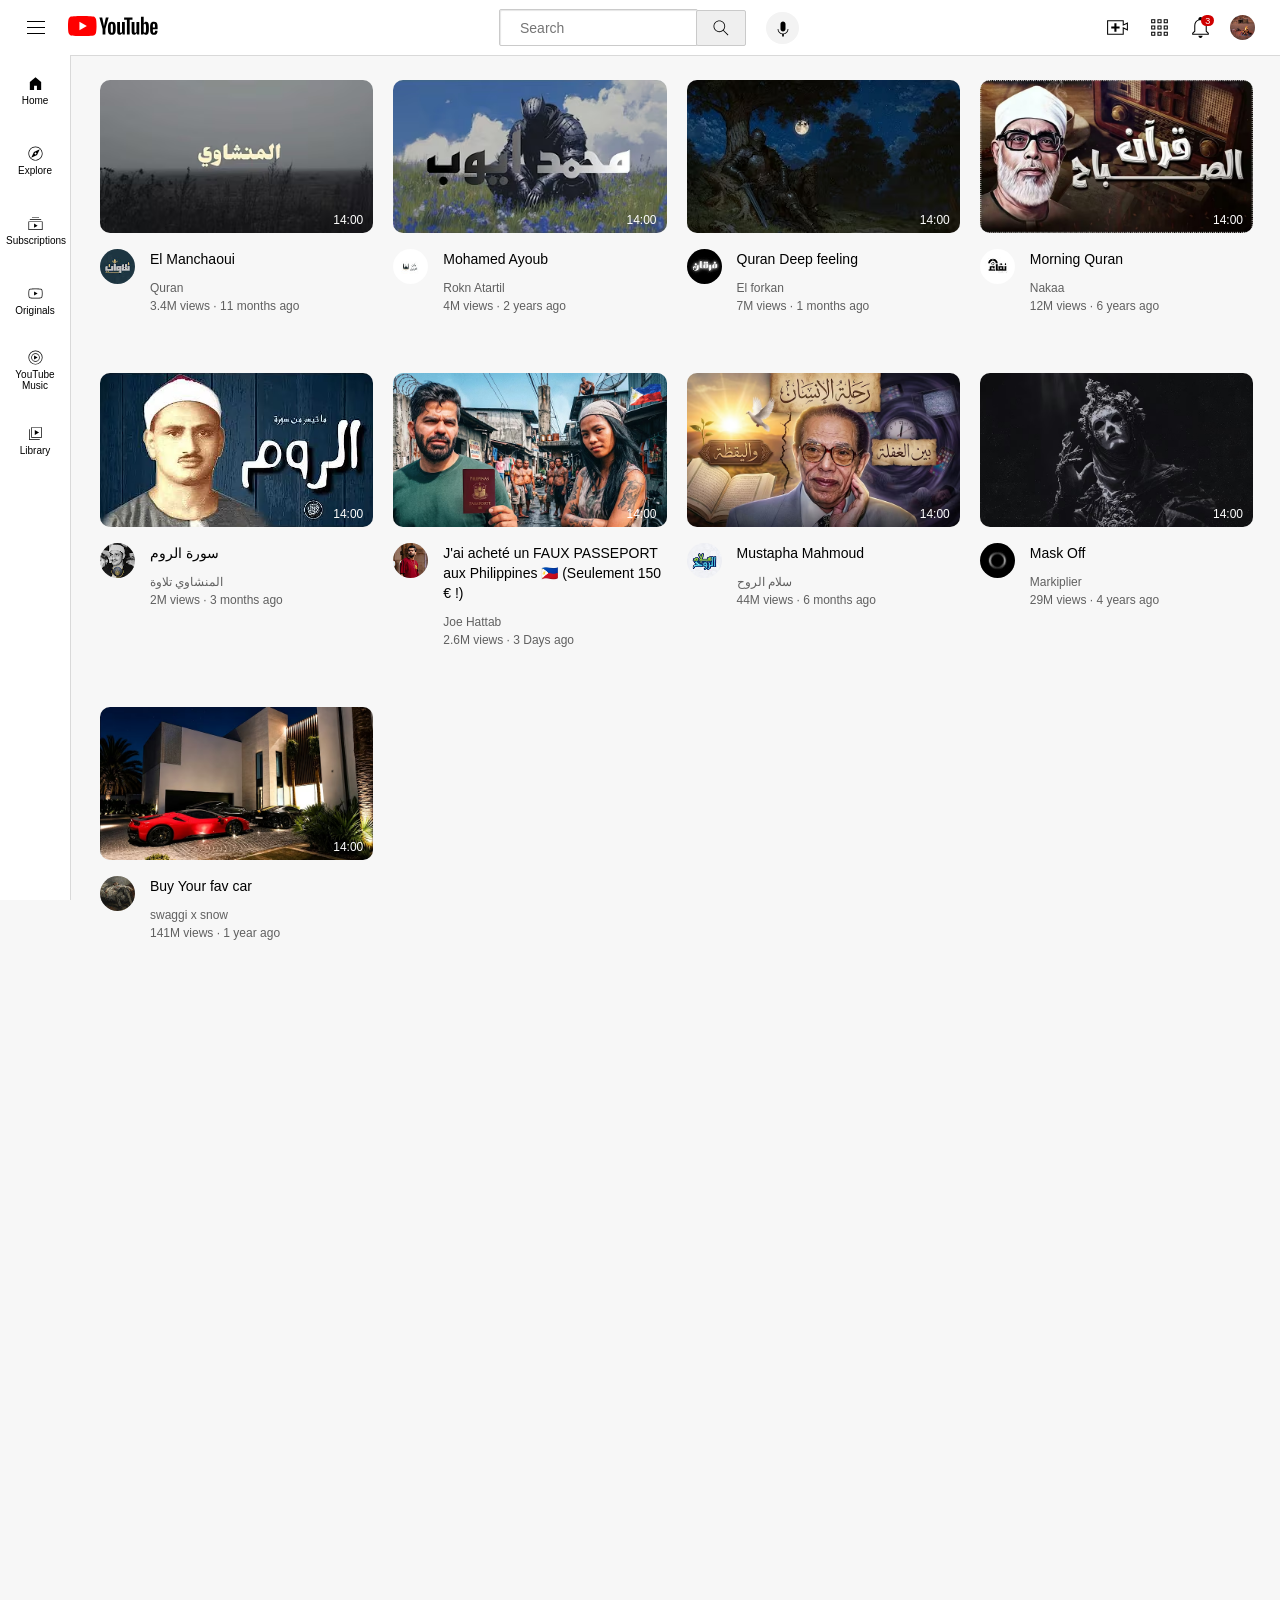
<file: index.html>
<!DOCTYPE html>
<html>
  <head>
    <title>YouTube.com</title>

    <link rel="preconnect" 
    href="https://fonts.googleapis.com">
    <link rel="preconnect" 
    href="https://fonts.gstatic.com" 
    crossorigin>
    <link href="https://fonts.googleapis.com
                /css2?family=Roboto:wght@400;
                500;700&display=swap" 
                rel="stylesheet">

    <link rel="stylesheet" 
    href="style/general.css">
    <link rel="stylesheet" 
    href="style/header.css">
    <link rel="stylesheet" 
    href="style/yt2.css">
    <link rel="stylesheet" 
    href="style/sidebar.css">


  </head>
  <body>

  <div class="header">

      <div class="left">
        <img class="lines" src="pages/3lines.svg" >
        <img class="yt-logo" src="pages/yt-logo.svg" >
      </div>

      <div class="center">
        <input class="search-bar" type="text" 
        placeholder="Search">
        <button class="butt1">
            <img class="serch" 
            src="pages/yt-search.svg" >
            <div class="hover-search">
              Search
            </div>
        </button>
        <button class="butt2">
          <img class="voice" 
          src="pages/yt-voice.svg" >
          <div class="hover-search">
              Search with your voice
            </div>
        </button>
      </div>

      <div class="right">
        
        <div class="div1-container">
          <div class="create-hover">
            Create
          </div>
          <img class="div1" 
          src="pages/yt-upload.svg" >
        </div>
        

        <div class="div2-container">
          <div class="yt-app-hover">
            YouTube app
          </div>
          <img class="div2" 
          src="pages/yt-apps.svg" >
        </div>
         
        <div class="div3"> 
            <div class="num3">
              3
            </div>
            <img class="notif-ico" 
            src="pages/yt-notification.svg" >
            <div class="notific-hover">
              Notifications
            </div>
        </div>

        <img class="div4" 
        src="pages/chan4.jpg" >
      </div>
      
  </div>
   
  <div class="side-bar">
      <button class="side-butt">
        <img class="side-img" src="home.svg" >
        <p class="side-txt">
          Home
        </p>
      </button>

      <button class="side-butt">
        <img class="side-img" src="explore.svg" >
        <p class="side-txt">
          Explore
        </p>
      </button>

      <button class="side-butt">
        <img class="side-img" src="subscriptions.svg" >
        <p class="side-txt">
          Subscriptions
        </p>
      </button>

      <button class="side-butt">
        <img class="side-img" src="originals.svg" >
        <p class="side-txt">
          Originals
        </p>
      </button>

      <button class="side-butt">
        <img class="side-img" src="youtube-music.svg" >
        <p class="side-txt">
          YouTube Music
        </p>
      </button>

      <button class="side-butt">
        <img class="side-img" src="library.svg" >
        <p class="side-txt">
          Library
        </p>
      </button>
  </div>
    
    <div class="vd-grid">
      <div class="video-preview">
        <div class="thumbnail-row">
          <img class="thumbnail" 
          src="vd-images/quran1.avif">
          <div class="vd-timing">
            14:00
          </div>
        </div>
        <div class="video-info-grid">
          <div class="channel-picture">
            <img class="profile-picture" 
            src="chan-images/channels4_profile (1).jpg">
          </div>
          <div class="video-info">
            <p class="video-title">
              El Manchaoui 
            </p>
            <p class="video-author">
              Quran
            </p>
            <p class="video-stats">
              3.4M views &#183; 11 months ago
            </p>
          </div>
        </div>
      </div>


      <div class="video-preview">
        <div class="thumbnail-row">
          <img class="thumbnail" 
          src="vd-images/quran2.avif">
          <div class="vd-timing">
            14:00
          </div>
        </div>
        <div class="video-info-grid">
          <div class="channel-picture">
            <img class="profile-picture" 
            src="chan-images/channels4_profile (6).jpg">
          </div>
          <div class="video-info">
            <p class="video-title">
              Mohamed Ayoub
            </p>
            <p class="video-author">
              Rokn Atartil
            </p>
            <p class="video-stats">
              4M views &#183; 2 years ago
            </p>
          </div>
        </div>
      </div>


      <div class="video-preview">
        <div class="thumbnail-row">
          <img class="thumbnail" 
          src="vd-images/quran3.avif">
          <div class="vd-timing">
            14:00
          </div>
        </div>
        <div class="video-info-grid">
          <div class="channel-picture">
            <img class="profile-picture" 
            src="chan-images/channels4_profile (5).jpg">
          </div>
          <div class="video-info">
            <p class="video-title">
              Quran Deep feeling
            </p>
            <p class="video-author">
              El forkan
            </p>
            <p class="video-stats">
              7M views &#183; 1 months ago
            </p>
          </div>
        </div>
      </div>


      <div class="video-preview">
        <div class="thumbnail-row">
          <img class="thumbnail" 
          src="vd-images/quran4.avif">
          <div class="vd-timing">
            14:00
          </div>
        </div>
        <div class="video-info-grid">
          <div class="channel-picture">
            <img class="profile-picture" 
            src="chan-images/channels4_profile (4).jpg">
          </div>
          <div class="video-info">
            <p class="video-title">
              Morning Quran
            </p>
            <p class="video-author">
              Nakaa
            </p>
            <p class="video-stats">
              12M views &#183; 6 years ago
            </p>
          </div>
        </div>
      </div>


      <div class="video-preview">
        <div class="thumbnail-row">
          <img class="thumbnail" 
          src="vd-images/quran5.avif">
          <div class="vd-timing">
            14:00
          </div>
        </div>
        <div class="video-info-grid">
          <div class="channel-picture">
            <img class="profile-picture" 
            src="chan-images/channels4_profile (2).jpg">
          </div>
          <div class="video-info">
            <p class="video-title">
              سورة الروم
            </p>
            <p class="video-author">
              المنشاوي تلاوة
            </p>
            <p class="video-stats">
              2M views &#183; 3 months ago
            </p>
          </div>
        </div>
      </div>


      <div class="video-preview">
        <div class="thumbnail-row">
          <img class="thumbnail" 
          src="vd-images/joe_hattab.avif">
          <div class="vd-timing">
            14:00
          </div>
        </div>
        <div class="video-info-grid">
          <div class="channel-picture">
            <img class="profile-picture" 
            src="chan-images/channels4_profile (8).jpg">
          </div>
          <div class="video-info">
            <p class="video-title">
              J'ai acheté un FAUX PASSEPORT 
              aux Philippines 🇵🇭 
              (Seulement 150 € !)
            </p>
            <p class="video-author">
              Joe Hattab
            </p>
            <p class="video-stats">
              2.6M views &#183; 3 Days ago
            </p>
          </div>
        </div>
      </div>


      <div class="video-preview">
        <div class="thumbnail-row">
          <img class="thumbnail" 
          src="vd-images/mustafa_mahmud.avif">
          <div class="vd-timing">
            14:00
          </div>
        </div>
        <div class="video-info-grid">
          <div class="channel-picture">
            <img class="profile-picture" 
            src="chan-images/channels4_profile (7).jpg">
          </div>
          <div class="video-info">
            <p class="video-title">
              Mustapha Mahmoud
            </p>
            <p class="video-author">
              سلام الروح
            </p>
            <p class="video-stats">
              44M views &#183; 6 months ago
            </p>
          </div>
        </div>
      </div>

      <div class="video-preview">
        <div class="thumbnail-row">
          <img class="thumbnail" 
          src="vd-images/mask-off.avif">
          <div class="vd-timing">
            14:00
          </div>
        </div>
        <div class="video-info-grid">
          <div class="channel-picture">
            <img class="profile-picture" 
            src="chan-images/channels4_profile (3).jpg">
          </div>
          <div class="video-info">
            <p class="video-title">
              Mask Off
            </p>
            <p class="video-author">
              Markiplier
            </p>
            <p class="video-stats">
              29M views &#183; 4 years ago
            </p>
          </div>
        </div>
      </div>

      
      <div class="video-preview">
        <div class="thumbnail-row">
          <img class="thumbnail" 
          src="vd-images/cars.avif">
          <div class="vd-timing">
            14:00
          </div>
        </div>
        <div class="video-info-grid">
          <div class="channel-picture">
            <img class="profile-picture" 
            src="chan-images/channels4_profile.jpg">
          </div>
          <div class="video-info">
            <p class="video-title">
              Buy Your fav car
            </p>
            <p class="video-author">
              swaggi x snow
            </p>
            <p class="video-stats">
              141M views &#183; 1 year ago
            </p>
          </div>
        </div>
      </div>

    </div>  

  </body>
</html>
</file>
<file: style/general.css>
body{
  margin: 0;
  padding-top: 80px;
  padding-bottom: 3000px;
  padding-left: 95px;
  background-color: rgb(247, 247, 247);
}

p{
    font-family: Roboto, Arial;
    margin-top: 0;
    margin-bottom: 0;
  }
</file>
<file: style/header.css>
.header{
      background-color: rgb(255, 255, 255);
      height: 55px;
      margin-bottom: 5px;
      display: flex;
      flex-direction: row;
      justify-content: space-between;
      align-items: center;
      position: fixed;
      top: 0px;
      left: 0px;
      right: 0px;
      border-bottom-width: 1px;
      border-bottom-style: solid;
      border-bottom-color: rgb(217, 217, 217);
      z-index: 10;
      }
    .left{
      display: flex;
      }
      .lines{
        height: 24px;
        margin-left: 24px;
        margin-right: 20px ; 
        cursor: pointer;
      }
      .yt-logo{
        height: 20px;
        cursor: pointer;
      }
    .center{

      margin-left: 70px;
      margin-right: 35px;
      align-items: center;
      display: flex;
      }
      .search-bar{
        font-size: 14px;
        height: 33px;
        border: none;
        border-width: 1px;
        border-style: solid;
        border-color: rgb(202, 202, 202);
        padding-left: 20px;
        width: 300;
        flex: 1;
        border-radius: 2px;
        box-shadow: inset 1px 1px 1px rgba(0, 0, 0, 0.1);
      }
      .serch{
        height: 20px;
      }
      .butt1 .hover-search {
        position: absolute;
        background-color: rgb(98, 98, 98);
        color: white;
        padding: 5px;
        padding-left: 10px;
        padding-right: 10px;
        border-radius: 5px;
        font-size: 12px;
        bottom: -30px;
        opacity: 0;
        transition: opacity 0.2s;
        pointer-events: none;
      }
      .butt1:hover .hover-search{
        opacity: 1;
        
      }
      .voice{
        height: 20px;
        margin-top: 3px;
        margin-left: 1px;
      }
      .butt1{
        height: 36px;
        width: 50px;
        border: none;
        border-width: 1px;
        border-style: solid;
        border-color: rgb(202, 202, 202);
        cursor: pointer;
        border-radius: 2px;
        margin-left: -2px;
        position: relative;
        display: flex;
        justify-content: center;
        align-items: center;
      }
      .butt2{
        height: 32px;
        border-radius: 50px;
        margin-left: 20px;
        border: none;
        background-color: rgb(243, 243, 243);
        cursor: pointer;
        position: relative;
        display: flex;
        justify-content: center;
        align-items: center;
      }
    .right{
      width: 150px;
      display: flex;
      justify-content: space-between;
      margin-right: 25px;
      flex-shrink: 0;
      align-items: center;
      height: 30px;
      
      }
    .div1{
      height: 25px;
      cursor: pointer;
    }
    .div2{
      height: 25px;
      cursor: pointer;
    }
    .div2-container{
      display: flex;
      justify-content: center;
    }
    .div4{
      height: 25px;
      border-radius: 50px;
      cursor: pointer;
    }

    .div3{
      position: relative;
      cursor: pointer;
      display: flex;
      justify-content: center;
    }
    .notif-ico{
      height: 25px;
      cursor: pointer;
    }
    .num3{
      position: absolute;
      right:-1px;
      top:0 ;
      background-color: rgb(208, 0, 0);
      color: white;
      border-radius: 50px;
      padding-left:4px;
      padding-right: 4px;
      padding-top: 1px;
      padding-bottom: px;
      font-size: 9px;
      font-family: arial;
    }

    .butt2 .hover-search ,
    .div3 .notific-hover {
      position: absolute;
      background-color: rgb(98, 98, 98);
      color: white;
      padding: 5px;
      padding-left: 10px;
      padding-right: 10px;
      border-radius: 5px;
      font-size: 12px;
      bottom: -30px;
      opacity: 0;
      transition: opacity 0.2s;
      pointer-events: none;
      white-space: nowrap;
      font-family: arial;
    }
    .butt2:hover .hover-search
    ,.div3:hover .notific-hover
    , .div1-container:hover 
     .create-hover{
      opacity: 1;
    }

    .div2-container 
    .yt-app-hover
    , .div1-container 
    .create-hover{
      position: absolute;
      background-color: rgb(98, 98, 98);
      color: white;
      padding: 5px;
      padding-left: 10px;
      padding-right: 10px;
      border-radius: 5px;
      font-size: 12px;
      bottom: -15px;
      opacity: 0;
      transition: opacity 0.2s;
      pointer-events: none;
      white-space: nowrap;
      font-family: arial;
    }
    .div2-container:hover 
    .yt-app-hover
    {
      opacity: 1;
    }
    .div1-container{
      display: flex;
      justify-content: center;
      align-items: center;
    }
</file>
<file: style/yt2.css>
.thumbnail {
  width: 100%;
  border-radius: 10px;
  }
.video-title {
  margin-top: 0;
  font-size: 14px;
  font-weight: 500;
  line-height: 20px;
  margin-bottom: 12px;
  }

.video-info-grid {
  display: grid;
  grid-template-columns: 50px 1fr;
  }

.profile-picture {
  width: 35px;
  border-radius: 50px;
  }

.thumbnail-row {
  margin-bottom: 12px;
  position: relative;
  }

.video-author,
.video-stats {
  font-size: 12px;
  color: rgb(96, 96, 96);
  }

.video-author {
  margin-bottom: 4px;
  }

.vd-grid{
  display: grid;
  grid-template-columns: 1fr 1fr 1fr;
  column-gap: 20px;
  row-gap: 60px;
  padding-left: 5px;
  padding-right: 27px;
  }
/* media using */
  @media (max-width:800px){
    .vd-grid{
      grid-template-columns: 1fr 1fr;
    }
  }

  @media (max-width:600px){
    .vd-grid{
      grid-template-columns: 1fr;
    }
  }

  @media (min-width:1000px){
    .vd-grid{
      grid-template-columns: 1fr 1fr 1fr 1fr  ;
    }
  }



.vd-timing{
  position: absolute;
  bottom: 10px;
  right: 10px;
  color: white;
  font-family: arial;
  font-size: 12px;
  font-weight: 500;
}
</file>
<file: style/sidebar.css>
.side-bar{
  background-color: white;
  position: fixed;
  left: 0;
  top: 55px;
  bottom: 0px;
  width: 70px;
  border-right-width: 1px;
  border-right-style: solid;
  border-right-color: rgb(217, 217, 217);
  z-index: 20;
}

.side-butt{
  background-color: rgb(255, 255, 255);
  border: none;
  width: 70px;
  height: 70px;
}
.side-butt:hover{
  background-color: rgb(226, 226, 226);
  cursor: pointer;
}
.side-img{
  width: 17px;
}
.side-txt{
  font-size: 10px;
}
</file>
